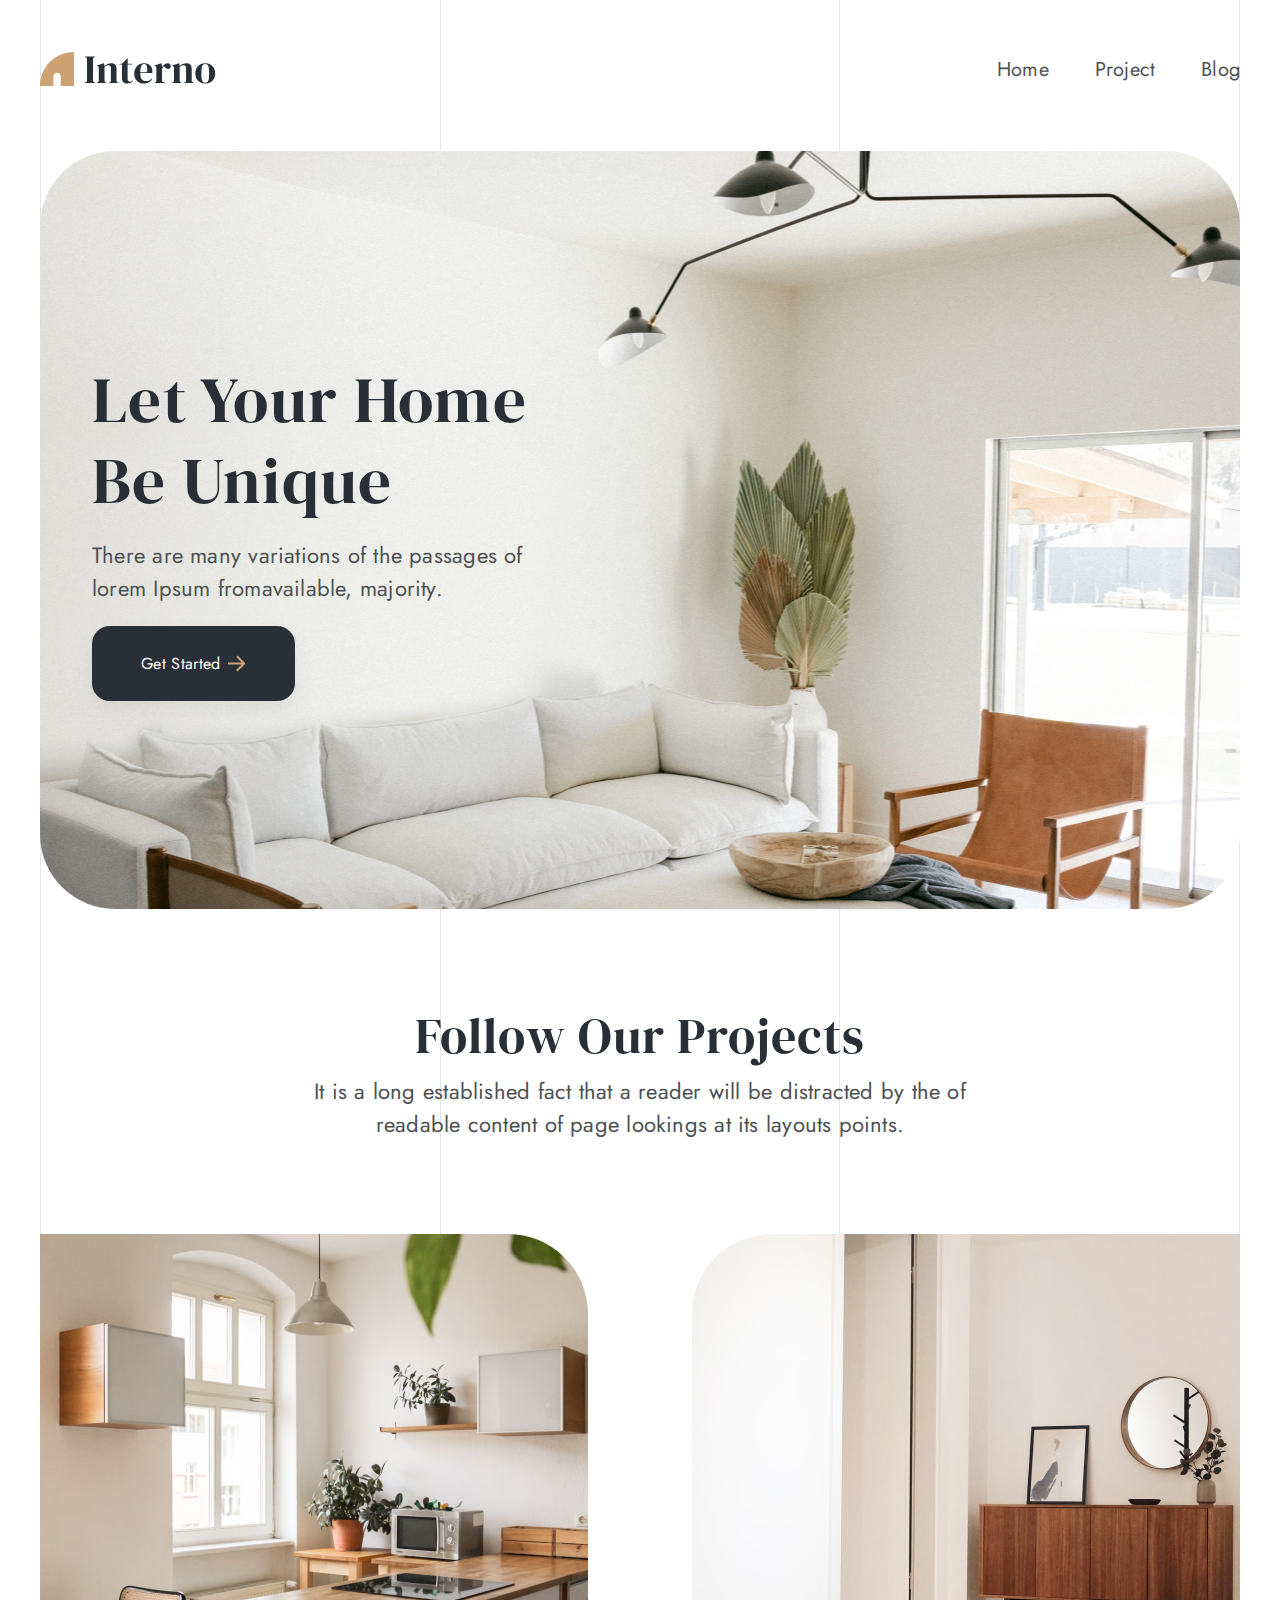
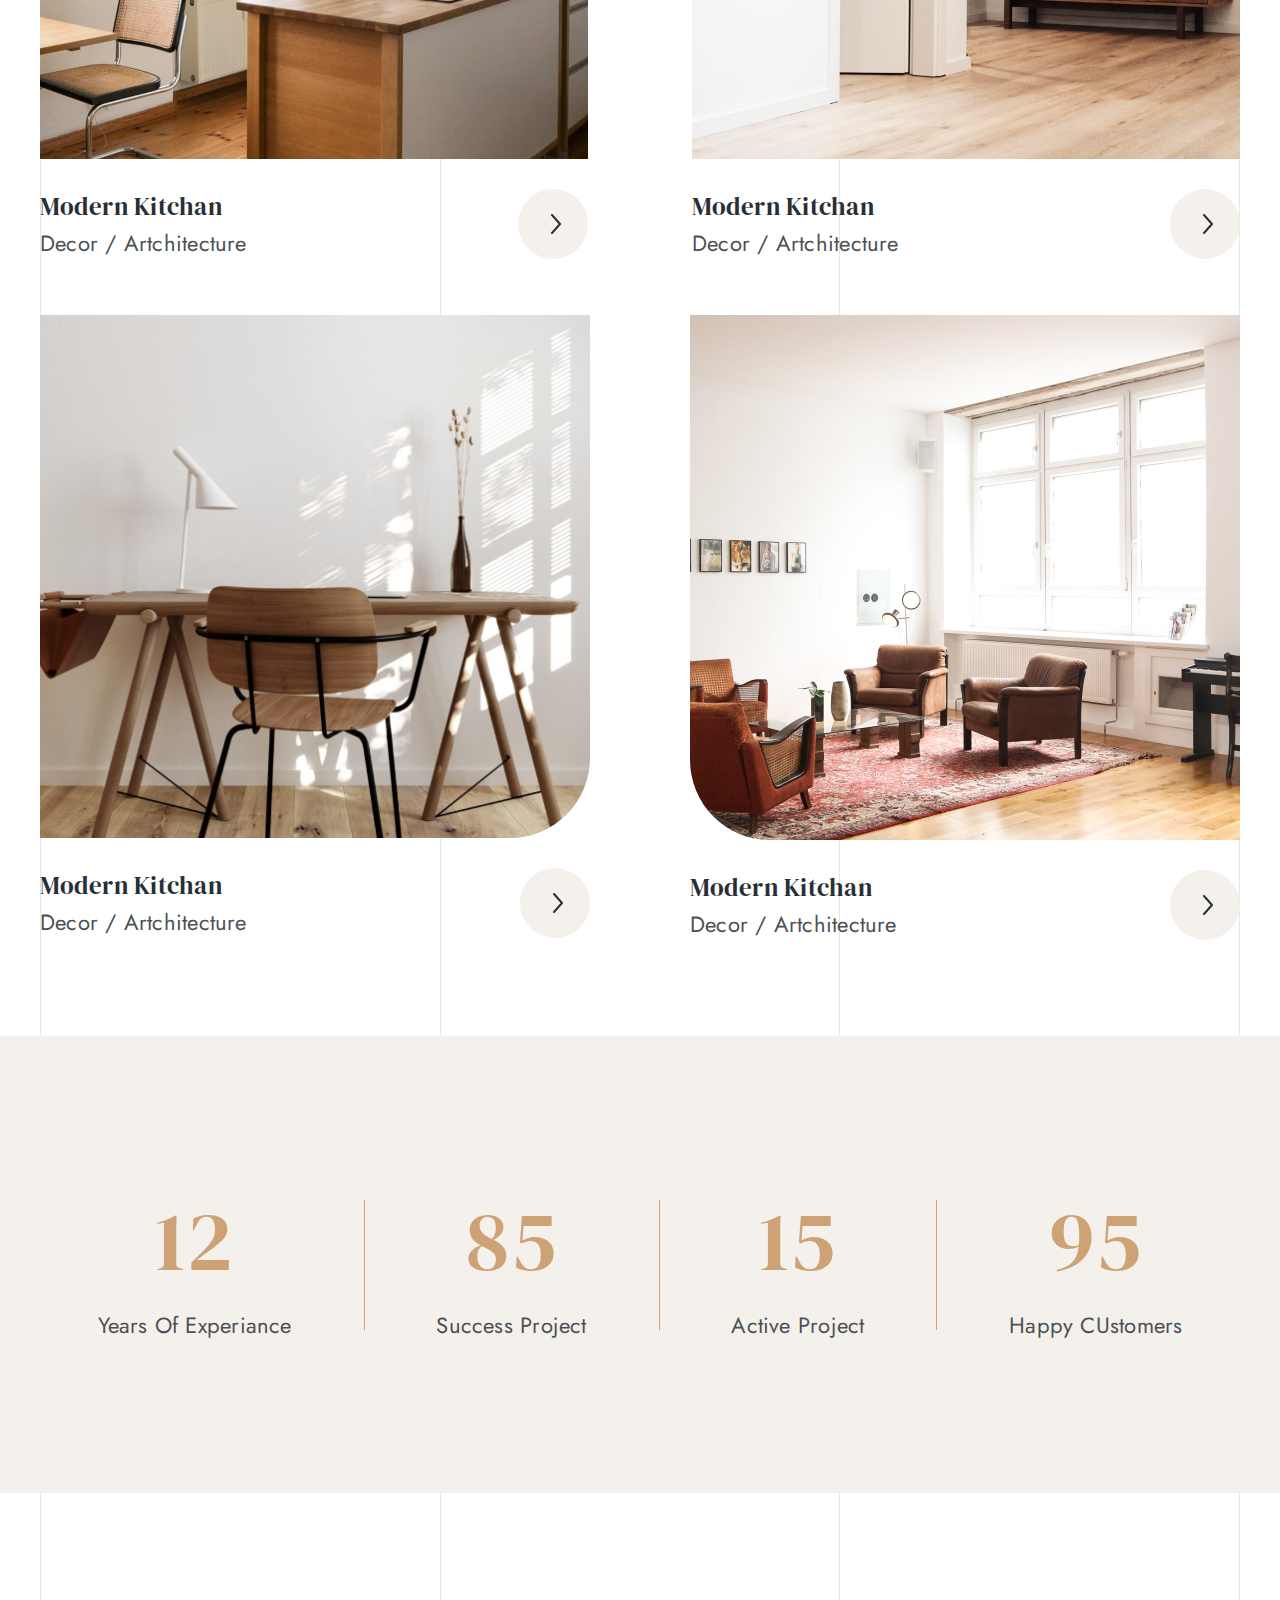
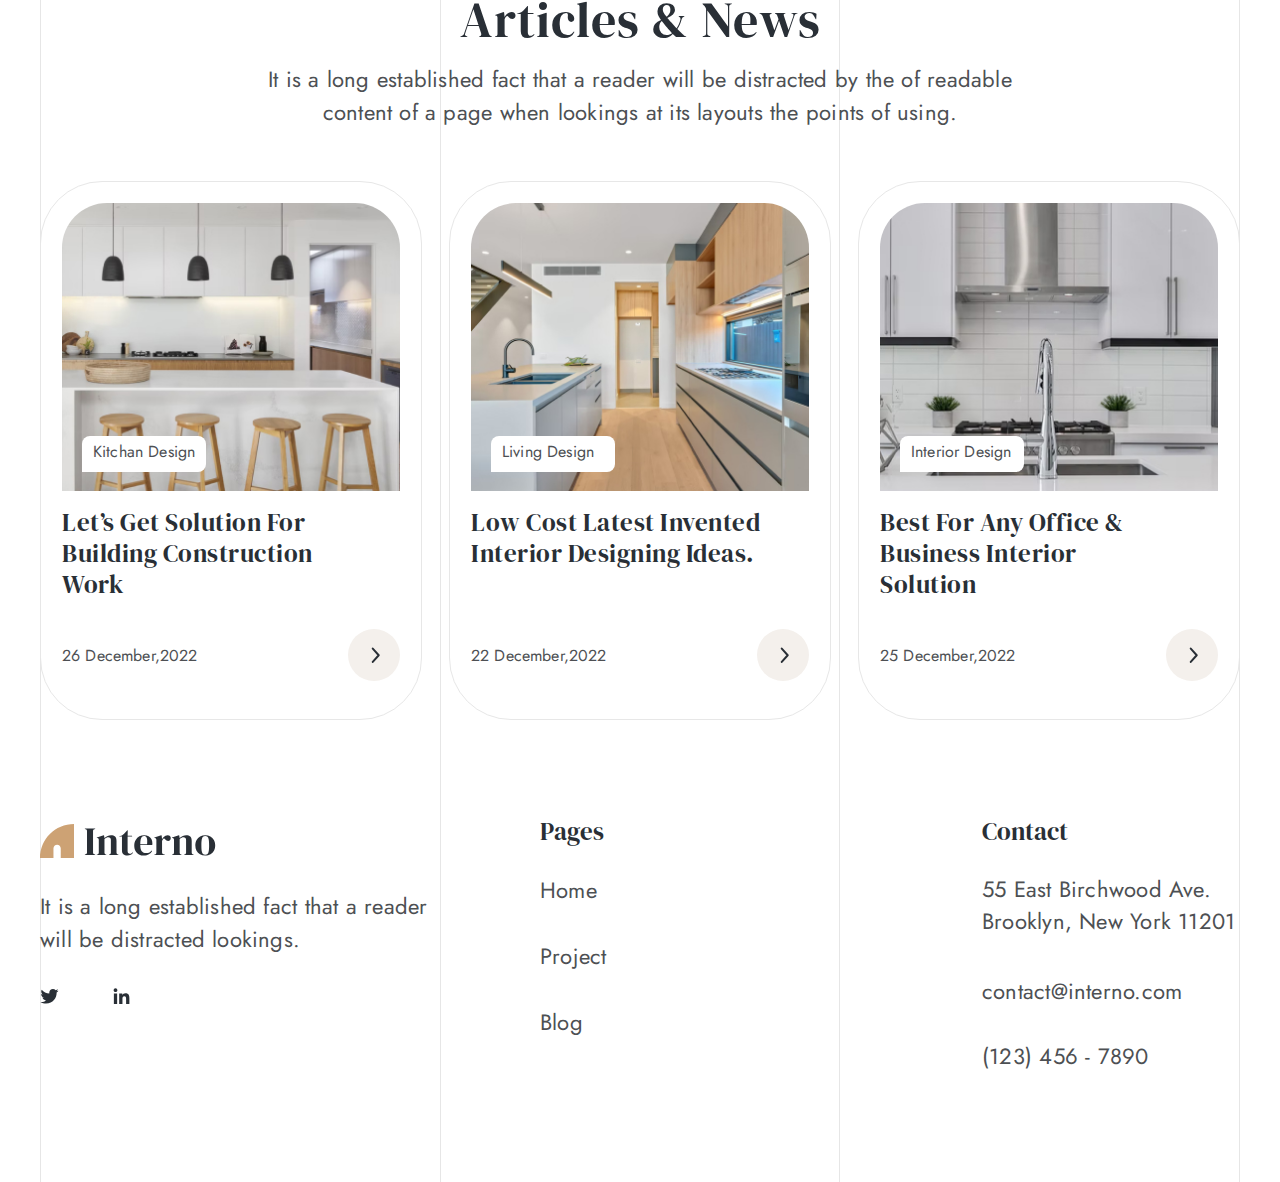
<file: index.html>
<!DOCTYPE html>
<html lang="en">

<head>
    <meta charset="UTF-8">
    <meta name="viewport" content="width=device-width, initial-scale=1.0">
    <title>Interno</title>
    <link rel="stylesheet" href="styles/style.css">
</head>

<body>

    <header class="page-header">

        <div class="linear linear__left-linear"></div>
        <div class="linear linear__right-linear"></div>

        <a href="#" class="page-header__logo">
            <img src="styles/img/main-logo.svg" alt="main logo">
        </a>
        <nav class="main-nav">
            <ul class="main-nav__list">
                <li class="main-nav__item">
                    <a href="#" class="main-nav__link">Home</a>
                </li>
                <li class="main-nav__item">
                    <a href="#" class="main-nav__link">Project</a>
                </li>
                <li class="main-nav__item">
                    <a href="blog.html" class="main-nav__link">Blog</a>
                </li>
            </ul>
        </nav>
    </header>


    <main class="page-main">
        <section class="promo">

            <div class="linear linear__left-linear"></div>
            <div class="linear linear__right-linear"></div>

            <div class="center-container">
                <div class="promo__content">
                    <h1 class="promo__title">Let Your Home Be Unique</h1>
                    <p class="promo__text">There are many variations of the passages of lorem Ipsum fromavailable,
                        majority.
                    </p>
                    <a href="#" class="promo__button">Get Started
                        <svg width="18" height="17" viewBox="0 0 18 17" fill="none" xmlns="http://www.w3.org/2000/svg">
                            <path d="M1 8.43529L14.7232 8.29844M9.61818 1.91125L16.1412 8.43424L9.48677 15.0886"
                                stroke="#CDA274" stroke-width="2" stroke-linecap="square" stroke-linejoin="round" />
                        </svg>

                    </a>
                </div>
            </div>
        </section>


        <section class="projects">

            <div class="linear linear__left-linear"></div>
            <div class="linear linear__right-linear"></div>

            <div class="projects__description">
                <h2 class="projects__title">Follow Our Projects</h2>
                <p class="projects__text">It is a long established fact that a reader will be distracted by the
                    of
                    readable content of page lookings at its layouts points.
                <p>
            </div>
            <div class="projects__project-cards">

                <div class="projects__project-cards-up">
                    <article class="projects-card">
                        <img src="styles/img/project-card-imgs/project-photo1.jpg" alt="project photo"
                            class="projects-card__img">
                        <div class="projects-card__description">
                            <div class="projects-card__text">
                                <h3 class="projects-card__title">Modern Kitchan</h3>
                                <p class="projects-card__type">Decor / Artchitecture</p>
                            </div>
                            <a href="#" class="projects-card__link">
                                <svg width="10" height="20" viewBox="0 0 10 20" fill="none"
                                    xmlns="http://www.w3.org/2000/svg">
                                    <path d="M1 19.0001L9 10.0001L1 1.00006" stroke="#292F36" stroke-width="2"
                                        stroke-linecap="round" stroke-linejoin="round" />
                                </svg>
                            </a>
                        </div>
                    </article>
                    <article class="projects-card">
                        <img src="styles/img/project-card-imgs/project-photo2.jpg" alt="project photo"
                            class="projects-card__img">
                        <div class="projects-card__description">
                            <div class="projects-card__text">
                                <h3 class="projects-card__title">Modern Kitchan</h3>
                                <p class="projects-card__type">Decor / Artchitecture</p>
                            </div>
                            <a href="#" class="projects-card__link">
                                <svg width="10" height="20" viewBox="0 0 10 20" fill="none"
                                    xmlns="http://www.w3.org/2000/svg">
                                    <path d="M1 19.0001L9 10.0001L1 1.00006" stroke="#292F36" stroke-width="2"
                                        stroke-linecap="round" stroke-linejoin="round" />
                                </svg>
                            </a>
                        </div>
                    </article>
                </div>

                <div class="projects__project-cards-down">
                    <article class="projects-card">
                        <img src="styles/img/project-card-imgs/project-photo3.jpg" alt="project photo"
                            class="projects-card__img">
                        <div class="projects-card__description">
                            <div class="projects-card__text">
                                <h3 class="projects-card__title">Modern Kitchan</h3>
                                <p class="projects-card__type">Decor / Artchitecture</p>
                            </div>
                            <a href="#" class="projects-card__link">
                                <svg width="10" height="20" viewBox="0 0 10 20" fill="none"
                                    xmlns="http://www.w3.org/2000/svg">
                                    <path d="M1 19.0001L9 10.0001L1 1.00006" stroke="#292F36" stroke-width="2"
                                        stroke-linecap="round" stroke-linejoin="round" />
                                </svg>
                            </a>
                        </div>
                    </article>
                    <article class="projects-card">
                        <img src="styles/img/project-card-imgs/project-photo4.jpg" alt="project photo"
                            class="projects-card__img">
                        <div class="projects-card__description">
                            <div class="projects-card__text">
                                <h3 class="projects-card__title">Modern Kitchan</h3>
                                <p class="projects-card__type">Decor / Artchitecture</p>
                            </div>
                            <a href="#" class="projects-card__link">
                                <svg width="10" height="20" viewBox="0 0 10 20" fill="none"
                                    xmlns="http://www.w3.org/2000/svg">
                                    <path d="M1 19.0001L9 10.0001L1 1.00006" stroke="#292F36" stroke-width="2"
                                        stroke-linecap="round" stroke-linejoin="round" />
                                </svg>
                            </a>
                        </div>
                    </article>
                </div>

            </div>
        </section>


        <section class="about">
            <div class="center-container">

                <div class="linear linear__left-linear"></div>
                <div class="linear linear__right-linear"></div>

                <div class="about__content">
                    <div class="about__item">
                        <div class="about__item-top">12</div>
                        <div class="about__item-bottom">Years Of Experiance</div>
                    </div>
                    <svg width="1" height="130" viewBox="0 0 1 130" fill="none" xmlns="http://www.w3.org/2000/svg">
                        <line x1="0.5" y1="2.18557e-08" x2="0.499994" y2="130" stroke="#CDA274" />
                    </svg>

                    <div class="about__item">
                        <div class="about__item-top">85</div>
                        <div class="about__item-bottom">Success Project</div>
                    </div>
                    <svg width="1" height="130" viewBox="0 0 1 130" fill="none" xmlns="http://www.w3.org/2000/svg">
                        <line x1="0.5" y1="2.18557e-08" x2="0.499994" y2="130" stroke="#CDA274" />
                    </svg>

                    <div class="about__item">
                        <div class="about__item-top">15</div>
                        <div class="about__item-bottom">Active Project</div>
                    </div>
                    <svg width="1" height="130" viewBox="0 0 1 130" fill="none" xmlns="http://www.w3.org/2000/svg">
                        <line x1="0.5" y1="2.18557e-08" x2="0.499994" y2="130" stroke="#CDA274" />
                    </svg>

                    <div class="about__item">
                        <div class="about__item-top">95</div>
                        <div class="about__item-bottom">Happy CUstomers</div>
                    </div>
                </div>
            </div>
        </section>


        <section class="articles-news">

            <div class="linear linear__left-linear"></div>
            <div class="linear linear__right-linear"></div>

            <div class="articles-news__description">
                <h2 class="articles-news__title">Articles & News</h2>
                <p class="articles-news__text">It is a long established fact that a reader will be distracted by the of
                    readable content of a page when lookings at its layouts the points of using.</p>
            </div>

            <div class="articles-news__cards">
                <article class="articles-news-card">
                    <div class="articles-news-card__image">
                        <img src="styles/img/articles-news-card/articles-news-card1.jpg" alt="news photo"
                            class="articles-news-card__img">
                        <p class="articles-news-card__type">Kitchan Design</p>
                    </div>
                    <h3 class="articles-news-card__title">Let’s Get Solution For Building Construction Work</h3>
                    <div class="articles-news-card__description">
                        <time datetime="2022-12-26" class="articles-news-card__date">26 December,2022</time>
                        <a href="blog-details.html" class="articles-news-card__link">
                            <svg width="9" height="16" viewBox="0 0 9 16" fill="none"
                                xmlns="http://www.w3.org/2000/svg">
                                <path d="M1.7715 14.9529L7.71435 8.26717L1.7715 1.58145" stroke="#292F36"
                                    stroke-width="2" stroke-linecap="round" stroke-linejoin="round" />
                            </svg>
                        </a>
                    </div>
                </article>
                <article class="articles-news-card">
                    <div class="articles-news-card__image">
                        <img src="styles/img/articles-news-card/articles-news-card2.jpg" alt="news photo"
                            class="articles-news-card__img">
                        <p class="articles-news-card__type">Living Design</p>
                    </div>
                    <h3 class="articles-news-card__title">Low Cost Latest Invented Interior Designing
                        Ideas.</h3>
                    <div class="articles-news-card__description">
                        <time datetime="2022-12-22" class="articles-news-card__date">22 December,2022</time>
                        <a href="blog-details.html" class="articles-news-card__link">
                            <svg width="9" height="16" viewBox="0 0 9 16" fill="none"
                                xmlns="http://www.w3.org/2000/svg">
                                <path d="M1.7715 14.9529L7.71435 8.26717L1.7715 1.58145" stroke="#292F36"
                                    stroke-width="2" stroke-linecap="round" stroke-linejoin="round" />
                            </svg>
                        </a>
                    </div>
                </article>
                <article class="articles-news-card">
                    <div class="articles-news-card__image">
                        <img src="styles/img/articles-news-card/articles-news-card3.jpg" alt="news photo"
                            class="articles-news-card__img">
                        <p class="articles-news-card__type">Interior Design</p>
                    </div>
                    <h3 class="articles-news-card__title">Best For Any Office & Business Interior
                        Solution</h3>
                    <div class="articles-news-card__description">
                        <time datetime="2022-12-25" class="articles-news-card__date">25 December,2022</time>
                        <a href="blog-details.html" class="articles-news-card__link">
                            <svg width="9" height="16" viewBox="0 0 9 16" fill="none"
                                xmlns="http://www.w3.org/2000/svg">
                                <path d="M1.7715 14.9529L7.71435 8.26717L1.7715 1.58145" stroke="#292F36"
                                    stroke-width="2" stroke-linecap="round" stroke-linejoin="round" />
                            </svg>
                        </a>
                    </div>
                </article>
            </div>

        </section>
    </main>


    <footer class="page-footer">

        <div class="linear linear__left-linear"></div>
        <div class="linear linear__right-linear"></div>

        <div class="page-footer__social">
            <a href="#" class="page-footer__logo">
                <img src="styles/img/main-logo.svg" alt="logo" class="page-footer__logo-img">
            </a>
            <p class="page-footer__social-text">It is a long established fact that a reader will be distracted lookings.
            </p>
            <div class="page-footer__social-items">
                <a href="#" class="page-footer__social-link">
                    <svg width="19" height="16" viewBox="0 0 19 16" fill="none" xmlns="http://www.w3.org/2000/svg">
                        <path
                            d="M16.6367 4.59375C17.3398 4.06641 17.9727 3.43359 18.4648 2.69531C17.832 2.97656 17.0938 3.1875 16.3555 3.25781C17.1289 2.80078 17.6914 2.09766 17.9727 1.21875C17.2695 1.64062 16.4609 1.95703 15.6523 2.13281C14.9492 1.39453 14 0.972656 12.9453 0.972656C10.9062 0.972656 9.25391 2.625 9.25391 4.66406C9.25391 4.94531 9.28906 5.22656 9.35938 5.50781C6.30078 5.33203 3.55859 3.85547 1.73047 1.64062C1.41406 2.16797 1.23828 2.80078 1.23828 3.50391C1.23828 4.76953 1.87109 5.89453 2.89062 6.5625C2.29297 6.52734 1.69531 6.38672 1.20312 6.10547V6.14062C1.20312 7.93359 2.46875 9.41016 4.15625 9.76172C3.875 9.83203 3.52344 9.90234 3.20703 9.90234C2.96094 9.90234 2.75 9.86719 2.50391 9.83203C2.96094 11.3086 4.33203 12.3633 5.94922 12.3984C4.68359 13.3828 3.10156 13.9805 1.37891 13.9805C1.0625 13.9805 0.78125 13.9453 0.5 13.9102C2.11719 14.9648 4.05078 15.5625 6.16016 15.5625C12.9453 15.5625 16.6367 9.97266 16.6367 5.08594C16.6367 4.91016 16.6367 4.76953 16.6367 4.59375Z"
                            fill="#292F36" />
                    </svg>
                </a>
                <a href="#" class="page-footer__social-link">
                    <svg width="17" height="16" viewBox="0 0 17 16" fill="none" xmlns="http://www.w3.org/2000/svg">
                        <path
                            d="M4.14062 16V5.48828H0.871094V16H4.14062ZM2.48828 4.08203C3.54297 4.08203 4.38672 3.20312 4.38672 2.14844C4.38672 1.12891 3.54297 0.285156 2.48828 0.285156C1.46875 0.285156 0.625 1.12891 0.625 2.14844C0.625 3.20312 1.46875 4.08203 2.48828 4.08203ZM16.3398 16H16.375V10.2344C16.375 7.42188 15.7422 5.24219 12.4375 5.24219C10.8555 5.24219 9.80078 6.12109 9.34375 6.92969H9.30859V5.48828H6.17969V16H9.44922V10.7969C9.44922 9.42578 9.69531 8.125 11.3828 8.125C13.0703 8.125 13.1055 9.67188 13.1055 10.9023V16H16.3398Z"
                            fill="#292F36" />
                    </svg>
                </a>
            </div>
        </div>
        <nav class="page-footer__nav">
            <h2 class="page-footer__nav-header">Pages</h2>
            <ul class="page-footer__nav-list">
                <li class="page-footer__nav-item">
                    <a href="#" class="page-footer__nav-link">Home</a>
                </li>
                <li class="page-footer__nav-item">
                    <a href="#" class="page-footer__nav-link">Project</a>
                </li>
                <li class="page-footer__nav-item">
                    <a href="blog.html" class="page-footer__nav-link">Blog</a>
                </li>
            </ul>
        </nav>
        <div class="page-footer__contact">
            <h2 class="page-footer__contact-header">Contact</h2>
            <div class="page-footer__contact-text">
                <p class="page-footer__contact-address">55 East Birchwood Ave. Brooklyn, New York 11201</p>
                <a href="mailto:contact@interno.com" class="page-footer__contact-mail">contact@interno.com</a>
                <a href="tel:+71234567890" class="page-footer__contact-phone">(123) 456 - 7890</a>
            </div>
        </div>
    </footer>

</body>

</html>
</file>
<file: styles/style.css>
/* jost-regular - latin */
@font-face {
  font-display: swap;
  font-family: "Jost";
  font-style: normal;
  font-weight: 400;
  src: url("../styles/fonts/jost-v15-latin-regular.woff2") format("woff2");
}
/* jost-500 - latin */
@font-face {
  font-display: swap;
  font-family: "Jost";
  font-style: normal;
  font-weight: 500;
  src: url("../styles/fonts/jost-v15-latin-500.woff2") format("woff2");
}
/* dm-serif-display-regular - latin */
@font-face {
  font-display: swap;
  font-family: "DM Serif Display";
  font-style: normal;
  font-weight: 400;
  src: url("../styles/fonts/dm-serif-display-v15-latin-regular.woff2") format("woff2");
}
/* dm-serif-display-italic - latin */
@font-face {
  font-display: swap;
  font-family: "DM Serif Display";
  font-style: italic;
  font-weight: 400;
  src: url("../styles/fonts/dm-serif-display-v15-latin-italic.woff2") format("woff2");
}
* {
  margin: 0;
  padding: 0;
  color: #4D5053;
  font-family: "Jost", serif;
  font-weight: 400;
  box-sizing: border-box;
}

body {
  position: relative;
}

a {
  text-decoration: none;
}

h1,
h2,
h3,
h4,
h5,
h6 {
  font-family: "DM Serif Display", serif;
  color: #292F36;
}

ul {
  list-style-type: none;
}

img {
  width: 100%;
}

.center-container {
  max-width: 1240px;
  margin: 0 auto;
  padding: 0 20px;
}

.linear {
  position: absolute;
  height: 155%;
  width: 32.3%;
  border-left: 1px solid #e6e6e6;
  border-right: 1px solid #e6e6e6;
  z-index: -1;
}
.linear__left-linear {
  left: 20px;
}
.linear__right-linear {
  right: 20px;
}

.page-header {
  position: relative;
  display: flex;
  flex-wrap: wrap;
  justify-content: space-between;
  align-items: center;
  max-width: 1240px;
  margin: 0 auto;
  padding: 44px 20px 57px;
}
.page-header__logo {
  max-height: 50px;
}

.main-nav {
  width: 243px;
}
.main-nav__list {
  display: flex;
  flex-direction: row;
  flex-wrap: wrap;
  justify-content: space-between;
}
.main-nav__link {
  color: #4D5053;
  font-size: 20px;
  letter-spacing: 0.01em;
}
.main-nav__link:hover {
  color: #CDA274;
}

.promo {
  position: relative;
  max-width: 1240px;
  margin: 0 auto;
  padding: 0 20px;
}
.promo .center-container {
  display: flex;
  height: 758px;
  margin-bottom: 96px;
  padding: 0;
  background-image: url(../styles/img/promo-bg.jpg);
  background-repeat: no-repeat;
  background-size: cover;
  background-position: center;
  border-radius: 75px;
}
.promo__content {
  margin-top: 208px;
  margin-left: 52px;
  max-width: 437px;
}
.promo__title {
  margin-bottom: 18px;
  font-size: 65px;
  line-height: 81px;
  letter-spacing: 0.02em;
}
.promo__text {
  margin-bottom: 21px;
  font-size: 22px;
  line-height: 33px;
  letter-spacing: 0.01em;
}
.promo__button {
  position: relative;
  display: inline-block;
  padding: 26px 74px 26px 49px;
  color: #fff;
  background-color: #292F36;
  border-radius: 18px;
  box-shadow: 0 10px 20px 0 rgba(192, 192, 192, 0.35);
  letter-spacing: 0.02em;
  transition: all 0.5s;
}
.promo__button:hover {
  background-color: #F4F0EC;
}
.promo__button:hover {
  background-color: #4D5053;
}
.promo__button svg {
  position: absolute;
  top: calc(50% - 9px);
  right: 49px;
}

.projects {
  position: relative;
  display: flex;
  flex-wrap: wrap;
  justify-content: center;
  gap: 93px;
  max-width: 1240px;
  margin: 0 auto 96px;
  padding: 0 20px;
}
.projects__description {
  max-width: 737px;
  text-align: center;
}
.projects__title {
  margin-bottom: 8px;
  font-size: 50px;
  line-height: 62px;
  letter-spacing: 0.02em;
}
.projects__text {
  font-size: 22px;
  line-height: 33px;
  letter-spacing: 0.01em;
}
.projects__project-cards {
  display: flex;
  flex-wrap: wrap;
  flex-direction: column;
  gap: 56px;
  width: 100%;
}
.projects__project-cards-up, .projects__project-cards-down {
  display: flex;
  flex-direction: row;
  justify-content: space-between;
  gap: 40px;
}
.projects__project-cards-up .projects-card:first-child img {
  border-radius: 0 80px 0 0;
}
.projects__project-cards-up .projects-card:last-child img {
  border-radius: 80px 0 0 0;
}
.projects__project-cards-down .projects-card:first-child img {
  border-radius: 0 0 80px 0;
}
.projects__project-cards-down .projects-card:last-child img {
  border-radius: 0 0 0 80px;
}

.projects-card {
  max-width: 550px;
}
.projects-card__img {
  margin-bottom: 24px;
}
.projects-card__description {
  display: flex;
  flex-direction: row;
  justify-content: space-between;
  align-items: center;
}
.projects-card__title {
  margin-bottom: 4px;
  font-size: 25px;
  letter-spacing: 0.02em;
}
.projects-card__type {
  font-size: 22px;
  letter-spacing: 0.01em;
}
.projects-card__link {
  display: flex;
  align-items: center;
  justify-content: center;
  width: 70px;
  height: 70px;
  background-color: #F4F0EC;
  border-radius: 100%;
  transition: all 0.5s;
}
.projects-card__link:hover {
  background-color: #CDA274;
}
.projects-card__link svg {
  margin-left: 5px;
}

.about {
  margin-bottom: 96px;
  padding-top: 151px;
  padding-bottom: 151px;
  background-color: #F4F0EC;
}
.about .center-container {
  position: relative;
}
.about__content {
  display: flex;
  flex-direction: row;
  align-items: center;
  justify-content: space-between;
  max-width: 1085px;
  margin: 0 auto;
}
.about__item {
  text-align: center;
}
.about__item-top {
  margin-bottom: 16px;
  color: #CDA274;
  font-size: 85px;
  line-height: 106px;
  font-family: "DM Serif Display", serif;
  letter-spacing: 0.02em;
}
.about__item-bottom {
  color: #4D5053;
  font-size: 22px;
  line-height: 33px;
  letter-spacing: 0.01em;
}

.articles-news {
  position: relative;
  display: flex;
  flex-direction: column;
  align-items: center;
  gap: 52px;
  max-width: 1240px;
  margin: 0 auto 96px;
  padding: 0 20px;
}
.articles-news__description {
  max-width: 805px;
  text-align: center;
}
.articles-news__title {
  margin-bottom: 12px;
  font-size: 50px;
  line-height: 62px;
  letter-spacing: 0.02em;
}
.articles-news__text {
  font-size: 22px;
  line-height: 33px;
  letter-spacing: 0.01em;
}
.articles-news__cards {
  display: flex;
  gap: 27px;
}

.articles-news-card {
  position: relative;
  padding: 21px 21px 119px;
  max-width: 382px;
  border: 1px solid #e7e7e7;
  border-radius: 62px;
  transition: all 0.5s;
}
.articles-news-card:hover {
  background-color: #F4F0EC;
}
.articles-news-card:hover .articles-news-card__link {
  background-color: #fff;
}
.articles-news-card:hover .articles-news-card__link:hover {
  background-color: #CDA274;
}
.articles-news-card__image {
  position: relative;
  margin-bottom: 10px;
}
.articles-news-card__img {
  border-radius: 45px 45px 0 0;
}
.articles-news-card__type {
  position: absolute;
  min-width: 124px;
  left: 20px;
  bottom: 25px;
  padding: 4px 5px 8px 11px;
  font-size: 16px;
  line-height: 24px;
  background-color: #fff;
  border-radius: 8px 8px 8px 0;
  letter-spacing: 0.01em;
}
.articles-news-card__title {
  max-width: 290px;
  font-size: 25px;
  line-height: 31px;
  letter-spacing: 0.02em;
}
.articles-news-card__description {
  position: absolute;
  display: flex;
  flex-wrap: wrap;
  justify-content: space-between;
  align-items: center;
  width: calc(100% - 42px);
  bottom: 38px;
  letter-spacing: 0.01em;
}
.articles-news-card__link {
  display: flex;
  justify-content: center;
  align-items: center;
  width: 52px;
  height: 52px;
  background-color: #F4F0EC;
  border-radius: 100%;
  transition: all 0.5s;
}
.articles-news-card__link svg {
  margin-left: 3px;
}

.page-footer {
  position: relative;
  display: flex;
  flex-direction: row;
  gap: 20px;
  max-width: 1240px;
  margin: 0 auto;
  padding: 0 20px 110px;
}
.page-footer .linear {
  height: 100%;
}
.page-footer__social {
  min-width: 40%;
}
.page-footer__social-text {
  max-width: 393px;
  margin-bottom: 31px;
  font-size: 22px;
  line-height: 33px;
  letter-spacing: 0.01em;
}
.page-footer__social-items {
  display: flex;
  gap: 54px;
}
.page-footer__social-link:hover svg path {
  fill: #CDA274;
}
.page-footer__logo {
  display: inline-block;
  margin-bottom: 18px;
  max-width: 177px;
}
.page-footer__nav {
  width: 100%;
}
.page-footer__nav-header {
  margin-bottom: 10px;
  font-size: 25px;
  line-height: 31px;
}
.page-footer__nav-list {
  display: flex;
  flex-direction: column;
}
.page-footer__nav-link {
  font-size: 22px;
  line-height: 66px;
  letter-spacing: 0.01em;
}
.page-footer__nav-link:hover {
  color: #CDA274;
}
.page-footer__contact {
  display: flex;
  flex-direction: column;
  min-width: 258px;
}
.page-footer__contact-header {
  margin-bottom: 26px;
  font-size: 25px;
  line-height: 31px;
}
.page-footer__contact-text {
  display: flex;
  flex-direction: column;
  max-width: 258px;
  font-size: 22px;
  letter-spacing: 0.01em;
}
.page-footer__contact-address {
  margin-bottom: 38px;
}
.page-footer__contact-mail:hover, .page-footer__contact-phone:hover {
  color: #CDA274;
}
.page-footer__contact-mail {
  margin-bottom: 33px;
}

.blog-promo {
  height: 356px;
  margin-bottom: 200px;
  background-image: url(../styles/img/blog-promo.jpg);
  background-repeat: no-repeat;
  background-size: cover;
  background-position: center;
}
.blog-promo .center-container {
  position: relative;
  display: flex;
  flex-direction: column;
  justify-content: flex-end;
  align-items: center;
  height: 100%;
}
.blog-promo .linear {
  top: 0;
}
.blog-promo__content {
  padding: 41px 78px;
  text-align: center;
  background-color: #fff;
  border-radius: 37px 37px 0 0;
}
.blog-promo__title {
  font-size: 50px;
  line-height: 62px;
}
.blog-promo__text {
  font-size: 22px;
  line-height: 33px;
  letter-spacing: 0.01em;
}

.blog-latest {
  position: relative;
  max-width: 1240px;
  margin: 0 auto 150px;
  padding: 0 20px;
}
.blog-latest__title {
  margin-bottom: 27px;
  font-size: 50px;
  line-height: 62px;
  letter-spacing: 0.02em;
}

.latest-post-card {
  display: flex;
  align-items: center;
  gap: 65px;
  padding: 22px;
  border: 1px solid #e6e6e6;
  border-radius: 62px;
}
.latest-post-card__img {
  max-width: 569px;
  border-radius: 50px;
}
.latest-post-card__content {
  display: flex;
  flex-direction: column;
  gap: 41px;
  width: 100%;
}
.latest-post-card__content-top {
  max-width: 469px;
}
.latest-post-card__title {
  margin-bottom: 22px;
  font-size: 25px;
  line-height: 31px;
  letter-spacing: 0.02em;
}
.latest-post-card__text {
  font-size: 22px;
  line-height: 33px;
  letter-spacing: 0.01em;
}
.latest-post-card__text:first-of-type {
  margin-bottom: 50px;
}
.latest-post-card__content-bottom {
  display: flex;
  justify-content: space-between;
  align-items: center;
  max-width: 489px;
}
.latest-post-card__date {
  font-size: 16px;
  line-height: 24px;
  letter-spacing: 0.01em;
}
.latest-post-card__link {
  display: flex;
  justify-content: center;
  align-items: center;
  width: 52px;
  height: 52px;
  background-color: #F4F0EC;
  border-radius: 100%;
  transition: all 0.5s;
}
.latest-post-card__link:hover {
  background-color: #CDA274;
}
.latest-post-card__link svg {
  margin-left: 3px;
}

.blog-articles-news {
  position: relative;
  max-width: 1240px;
  padding: 0 20px;
  margin: 0 auto 200px;
}
.blog-articles-news .linear {
  height: 120%;
}
.blog-articles-news__title {
  margin-bottom: 30px;
  font-size: 50px;
  line-height: 62px;
  letter-spacing: 0.02em;
}
.blog-articles-news__cards {
  display: flex;
  flex-wrap: wrap;
  justify-content: center;
  align-items: stretch;
  gap: 27px;
  margin-bottom: 21px;
}
.blog-articles-news__cards .articles-news-card {
  margin-bottom: 30px;
}

.blog-details .center-container {
  position: relative;
  height: 100%;
}
.blog-details .center-container .linear {
  height: 160%;
}
.blog-details__header-img {
  position: relative;
  margin-bottom: 200px;
  height: 350px;
  background-image: url(../styles/img/blog-details/blog-details-header.jpg);
  background-repeat: no-repeat;
  background-size: cover;
  background-position: center;
}

.blog-details-content {
  position: relative;
  display: flex;
  justify-content: space-between;
  flex-direction: row;
  gap: 52px;
  max-width: 1240px;
  margin: 0 auto;
  padding: 0 20px 96px;
}
.blog-details-content .linear {
  height: 100%;
}
.blog-details-content__articles {
  max-width: 800px;
}
.blog-details-content__tags {
  max-width: 345px;
}
.blog-details-content__tags-title {
  margin-bottom: 24px;
  font-size: 25px;
  line-height: 31px;
  letter-spacing: 0.02em;
}
.blog-details-content__tags-buttons {
  display: flex;
  flex-wrap: wrap;
  gap: 10px;
  margin-bottom: 30px;
}
.blog-details-content__tags-button {
  padding: 9px 30px;
  font-size: 18px;
  line-height: 22px;
  letter-spacing: 0.02em;
  background-color: #F4F0EC;
  border: none;
  border-radius: 10px;
  cursor: pointer;
}
.blog-details-content__tags-button--active {
  background-color: #292F36;
  color: #fff;
}
.blog-details-content__tags-button:hover {
  background-color: #292F36;
  color: #fff;
}
.blog-details-content__tags-items {
  display: flex;
  flex-direction: column;
  gap: 20px;
}
.blog-details-content__tags-item {
  position: relative;
  font-size: 22px;
  cursor: pointer;
}
.blog-details-content__tags-item::after {
  content: "";
  position: absolute;
  width: 100%;
  border-bottom: 1px solid #e6e6e6;
}
.blog-details-content__tags-item[open] summary {
  color: #CDA274;
}
.blog-details-content__tags-item summary {
  padding-left: 15px;
  color: #292F36;
  list-style: none;
}
.blog-details-content__tags-text {
  padding-left: 15px;
  font-size: 16px;
  cursor: auto;
}

.blog-details-card:not(:last-child) {
  margin-bottom: 27px;
}
.blog-details-card__title {
  margin-bottom: 21px;
  font-size: 50px;
  line-height: 62px;
  letter-spacing: 0.02em;
}
.blog-details-card__image {
  margin-bottom: 48px;
}
.blog-details-card__img {
  margin-bottom: 46px;
  border-radius: 50px;
}
.blog-details-card__image-desc {
  display: flex;
  justify-content: space-between;
  font-size: 16px;
  line-height: 24px;
  letter-spacing: 0.01em;
}
.blog-details-card__breadcrumbs {
  margin-right: 70px;
}
.blog-details-card__text {
  margin-bottom: 35px;
  font-size: 22px;
  line-height: 33px;
  letter-spacing: 0.01em;
}
.blog-details-card__text:last-child {
  margin-bottom: 0;
}
.blog-details-card__blockquote {
  padding-top: 70px;
  padding-bottom: 53px;
  text-align: center;
  background-color: #F4F0EC;
  font-size: 25px;
  line-height: 31px;
  letter-spacing: 0.02em;
  border-radius: 50px;
}
.blog-details-card__blockquote p {
  font-family: "DM Serif Display";
  color: #CDA274;
  font-style: italic;
}
.blog-details-card__list {
  counter-reset: my-counter;
  margin-bottom: 44px;
  list-style-type: none;
}
.blog-details-card__list p {
  margin-bottom: 24px;
  font-size: 22px;
  line-height: 33px;
  letter-spacing: 0.01em;
}
.blog-details-card__list-item {
  position: relative;
  max-width: 732px;
  margin-left: 19px;
  font-size: 22px;
  line-height: 33px;
  letter-spacing: 0.01em;
}
.blog-details-card__list-item:not(:last-child) {
  margin-bottom: 32px;
}
.blog-details-card__list-item::before {
  position: absolute;
  content: counter(my-counter);
  counter-increment: my-counter;
  top: 2px;
  left: -18px;
  color: #CDA274;
  font-family: "DM Serif Display";
  font-size: 20px;
  line-height: 25px;
  font-style: normal;
}
.blog-details-card__img-second {
  margin-bottom: 35px;
  border-radius: 50px;
}

.pagination {
  display: flex;
  justify-content: center;
  align-items: center;
  gap: 20px;
}
.pagination__item {
  display: flex;
  justify-content: center;
  align-items: center;
  width: 52px;
  height: 52px;
  font-size: 16px;
  line-height: 24px;
  font-weight: 500;
  border-radius: 100%;
  background-color: #fff;
  border: 1px solid #CDA274;
  cursor: pointer;
}
.pagination__item:hover {
  background-color: #F4F0EC;
}
.pagination__item--selected {
  background-color: #F4F0EC;
  border: none;
}
.pagination__item svg {
  margin-left: 3px;
}/*# sourceMappingURL=style.css.map */
</file>
